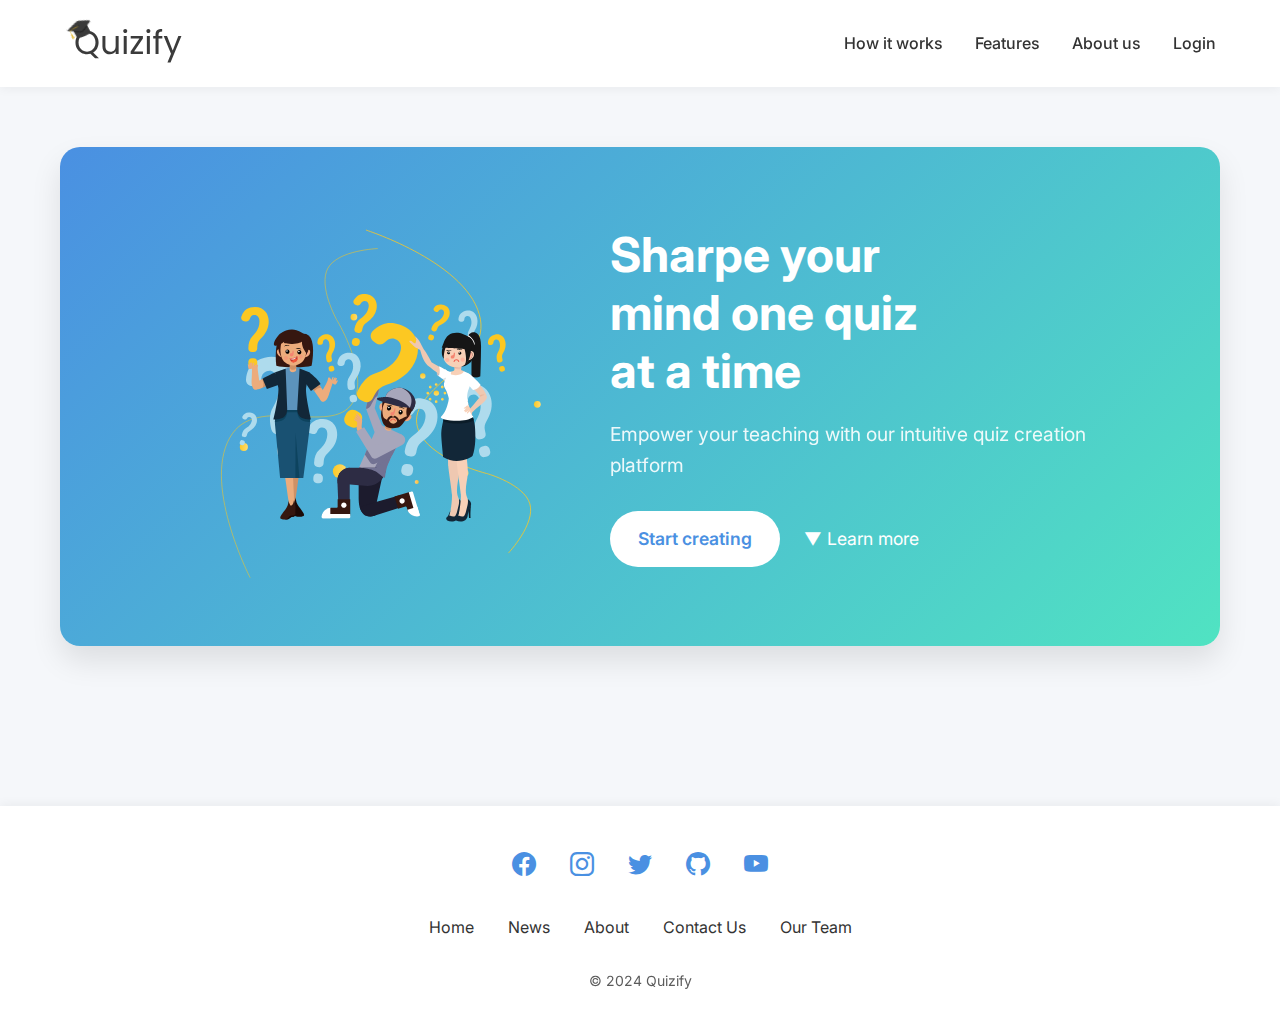
<file: index.html>
<!DOCTYPE html>
<html lang="en">
<head>
    <meta charset="UTF-8">
    <meta name="viewport" content="width=device-width, initial-scale=1.0">
    <title>Quizify - Create and Manage Quizzes</title>
    <link rel="stylesheet" href="https://cdn.jsdelivr.net/npm/bootstrap-icons@1.7.2/font/bootstrap-icons.css">
    <link href="https://fonts.googleapis.com/css2?family=Inter:wght@300;400;500;600;700&display=swap" rel="stylesheet">
    <link rel="stylesheet" href="css/styles.css">
</head>
<body>
    <header>
        <nav>
            <div class="logo">
                <img src="./images/svg/logo.svg" alt="QuizGrad Logo" />
            </div>
            <div class="hamburger">
                <span class="bar"></span>
                <span class="bar"></span>
                <span class="bar"></span>
            </div>
            <ul class="nav-menu">
                <li class="nav-item"><a href="#how-it-works" class="nav-link">How it works</a></li>
                <li class="nav-item"><a href="#features" class="nav-link">Features</a></li>
                <li class="nav-item"><a href="#about-us" class="nav-link">About us</a></li>
                <li class="nav-item"><a href="/pages/authentication/signin.html" class="nav-link">Login</a></li>
            </ul>
        </nav>
    </header>
    <main>
        <div class="hero">
            <div class="hero-image">
                <img src="./images/svg/landing_page_image.svg" alt="Quiz creation illustration" />
            </div>
            <div class="hero-content">
                <h1>Sharpe your <br> mind one quiz <br> at a time</h1>
                <p>Empower your teaching with our intuitive quiz creation platform</p>
                <a href="/pages/authentication/signin.html" class="cta-btn">Start creating</a>
                <a href="#know-more" class="know-more">▼ Learn more</a>
            </div>
            
        </div>
    </main>
    <footer>
        <div class="footer-content">
            <div class="footer-social">
                <a href="#facebook"><i class="bi bi-facebook"></i></a>
                <a href="#instagram"><i class="bi bi-instagram"></i></a>
                <a href="#twitter"><i class="bi bi-twitter"></i></a>
                <a href="#github"><i class="bi bi-github"></i></a>
                <a href="#youtube"><i class="bi bi-youtube"></i></a>
            </div>
        </div>
        <div class="footer-links">
            <a href="#home">Home</a>
            <a href="#news">News</a>
            <a href="#about">About</a>
            <a href="#contact">Contact Us</a>
            <a href="#team">Our Team</a>
        </div>
        <div class="footer-copyright">
            <p>&copy; 2024 Quizify</p>
        </div>
    </footer>
    <script src="js/main.js"></script>
</body>
</html>
</file>
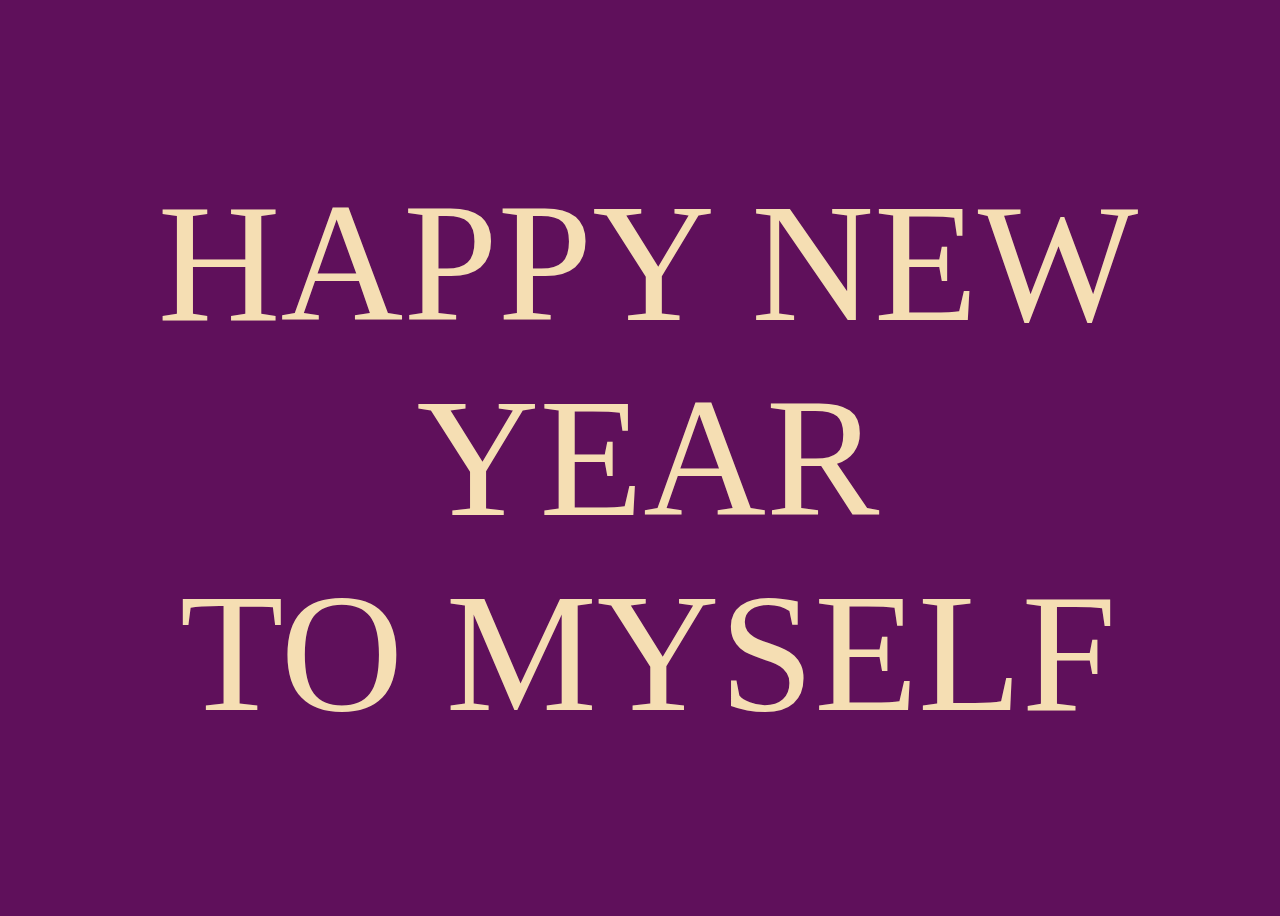
<file: HAPPY.html>
<!DOCTYPE html>
<html lang="en">
<head>
    <meta charset="UTF-8">
    <meta name="viewport" content="width=device-width, initial-scale=1.0">
    <title>Document</title>
    <style>
        body{
            display: flex;
            justify-content: center;
            align-items: center;
            height: 100vh;
            width: 100vw;
            font-size: 170px;
            text-align: center;
            background: rgb(95, 16, 91);
            color: wheat;
        }
    </style>
</head>
<body>
    HAPPY NEW YEAR <br>
    TO MYSELF
    <script>
        
    </script>
</body>
</html>
</file>
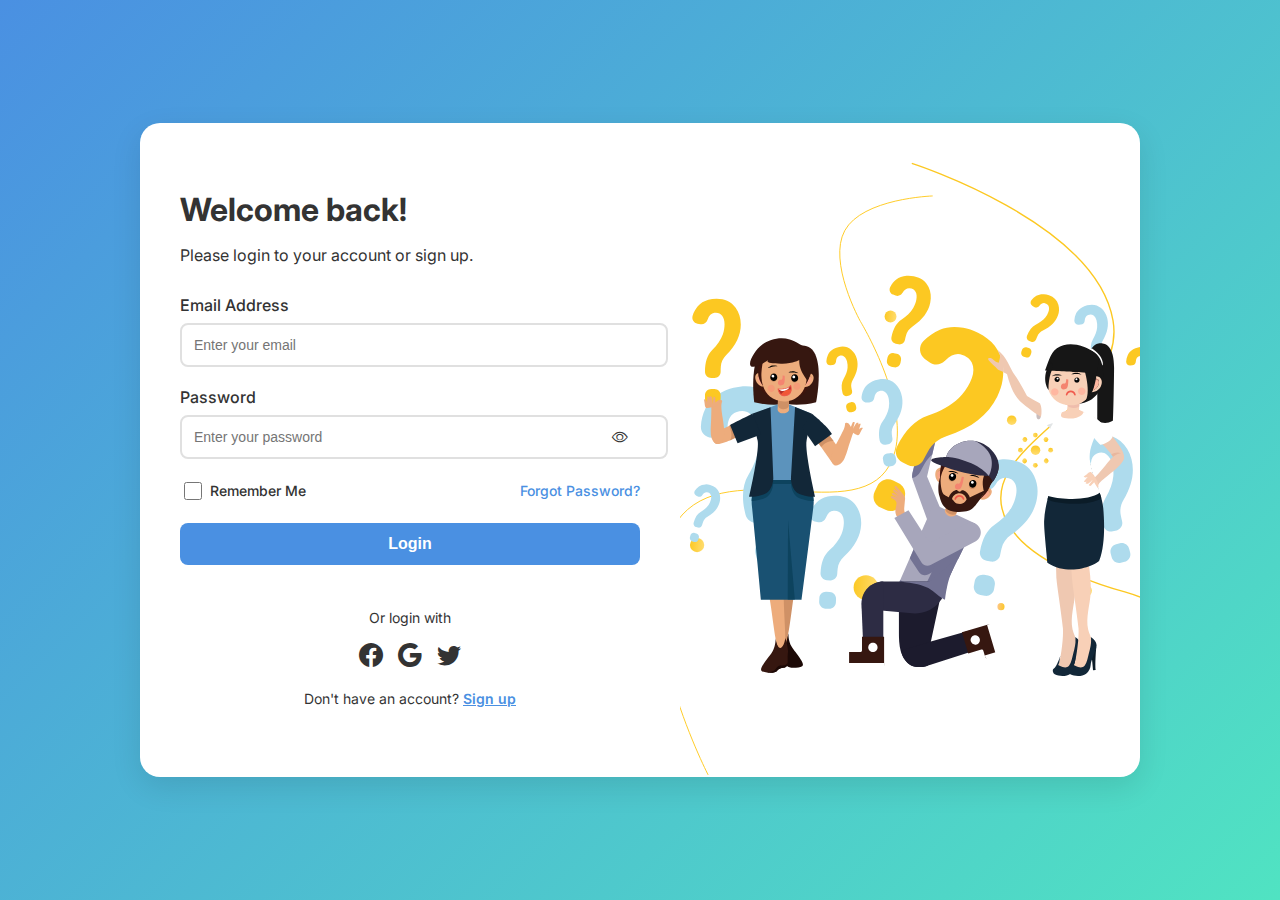
<file: pages/authentication/signin.html>
<!DOCTYPE html>
<html lang="en">
<head>
    <meta charset="UTF-8">
    <meta name="viewport" content="width=device-width, initial-scale=1.0">
    <title>QuizGrad - Login</title>
    <link rel="stylesheet" href="/css/components/authentication/signin.css">
    <link rel="stylesheet" href="https://cdn.jsdelivr.net/npm/bootstrap-icons@1.7.2/font/bootstrap-icons.css">
    <link href="https://fonts.googleapis.com/css2?family=Inter:wght@300;400;500;600;700&display=swap" rel="stylesheet">
</head>
<body>
    <div class="login-container">
        <div class="login-form">
            <h2>Welcome back!</h2>
            <p>Please login to your account or sign up.</p>
            <div id="error-message" class="error-message" style="display: none;"></div>
            <form id="login-form">
                <div class="input-group">
                    <label for="email">Email Address</label>
                    <input type="email" id="email" name="email" required placeholder="Enter your email">
                </div>
                <div class="input-group">
                    <label for="password">Password</label>
                    <input type="password" id="password" name="password" required placeholder="Enter your password">
                    <i class="bi bi-eye password-toggle" id="togglePassword"></i>
                </div>
                <div class="options">
                    <div class="remember-me">
                        <input type="checkbox" id="remember" name="remember">
                        <label for="remember">Remember Me</label>
                    </div>
                    <a href="#">Forgot Password?</a>
                </div>
                <button type="submit" class="btn">Login</button>
            </form>
            <div class="social-login">
                <p>Or login with</p>
                <div class="social-icons">
                    <a href="#"><i class="bi bi-facebook"></i></a>
                    <a href="#"><i class="bi bi-google"></i></a>
                    <a href="#"><i class="bi bi-twitter"></i></a>
                </div>
            </div>
            <p style="text-align: center; margin-top: 20px; font-size: 14px;">
                Don't have an account? <a href="signup.html " style="color: var(--primary-color); font-weight: 600;">Sign up</a>
            </p>
        </div>
        <div class="login-image"></div>
    </div>
    <script>
        const togglePassword = document.querySelector('#togglePassword');
        const password = document.querySelector('#password');

        togglePassword.addEventListener('click', function (e) {
            const type = password.getAttribute('type') === 'password' ? 'text' : 'password';
            password.setAttribute('type', type);
            this.classList.toggle('bi-eye');
            this.classList.toggle('bi-eye-slash');
        });
    </script>
    <script src="/js/apis/authentication/signin.js"></script>
</body>
</html>
</file>
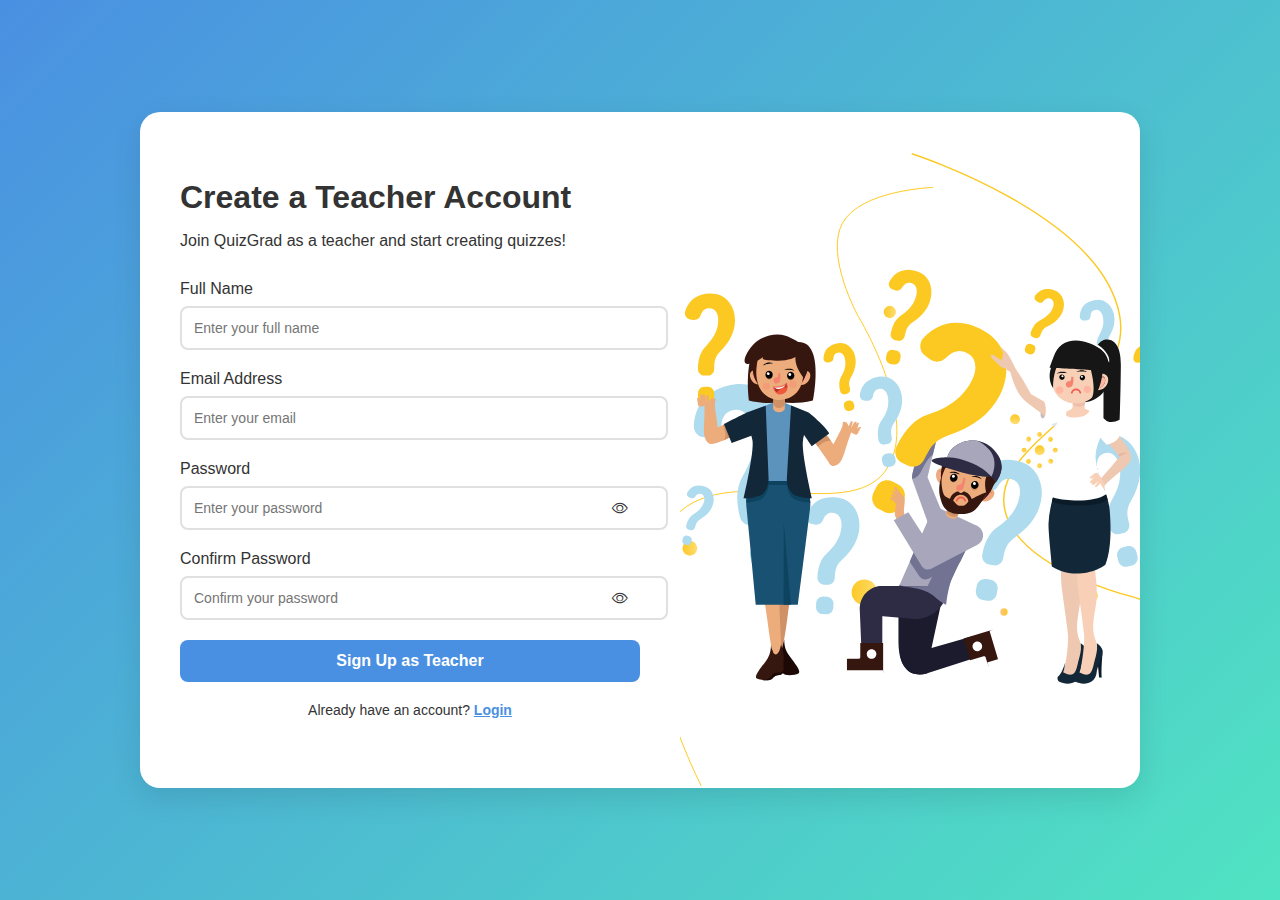
<file: pages/authentication/signup.html>
<!DOCTYPE html>
<html lang="en">
<head>
    <meta charset="UTF-8">
    <meta name="viewport" content="width=device-width, initial-scale=1.0">
    <title>Quizify - Teacher Registration</title>
    <link rel="stylesheet" href="/css/components/authentication/signup.css">
    <link rel="stylesheet" href="https://cdn.jsdelivr.net/npm/bootstrap-icons@1.7.2/font/bootstrap-icons.css">
    <link href="https://fonts.googleapis.com/css2?family=Poppins:wght@300;400;600&display=swap" rel="stylesheet">
</head>
<body>
    <div class="register-container">
        <div class="register-form">
            <h2>Create a Teacher Account</h2>
            <p>Join QuizGrad as a teacher and start creating quizzes!</p>
            <form method="post">
                <div class="input-group">
                    <label for="name">Full Name</label>
                    <input type="text" id="name" name="name" required placeholder="Enter your full name">
                </div>
                <div class="input-group">
                    <label for="email">Email Address</label>
                    <input type="email" id="email" name="email" required placeholder="Enter your email">
                </div>
                <div class="input-group">
                    <label for="password">Password</label>
                    <input type="password" id="password" name="password" required placeholder="Enter your password">
                    <i class="bi bi-eye password-toggle" id="togglePassword"></i>
                </div>
                <div class="input-group">
                    <label for="confirm_password">Confirm Password</label>
                    <input type="password" id="confirm_password" name="confirm_password" required placeholder="Confirm your password">
                    <i class="bi bi-eye password-toggle" id="toggleConfirmPassword"></i>
                </div>
                <input type="hidden" name="role" value="teacher">
                <button type="submit" class="btn">Sign Up as Teacher</button>
            </form>
            <p style="text-align: center; margin-top: 20px; font-size: 14px;">
                Already have an account? <a href="signin.html" style="color: #4a90e2; font-weight: 600;">Login</a>
            </p>
        </div>
        <div class="register-image"></div>
    </div>
    <script>
        const togglePassword = document.querySelector('#togglePassword');
        const password = document.querySelector('#password');
        const toggleConfirmPassword = document.querySelector('#toggleConfirmPassword');
        const confirmPassword = document.querySelector('#confirm_password');

        togglePassword.addEventListener('click', function (e) {
            const type = password.getAttribute('type') === 'password' ? 'text' : 'password';
            password.setAttribute('type', type);
            this.classList.toggle('bi-eye');
            this.classList.toggle('bi-eye-slash');
        });

        toggleConfirmPassword.addEventListener('click', function (e) {
            const type = confirmPassword.getAttribute('type') === 'password' ? 'text' : 'password';
            confirmPassword.setAttribute('type', type);
            this.classList.toggle('bi-eye');
            this.classList.toggle('bi-eye-slash');
        });
    </script>
    <script src="/js/apis/authentication/signup.js"></script>
</body>
</html>
</file>
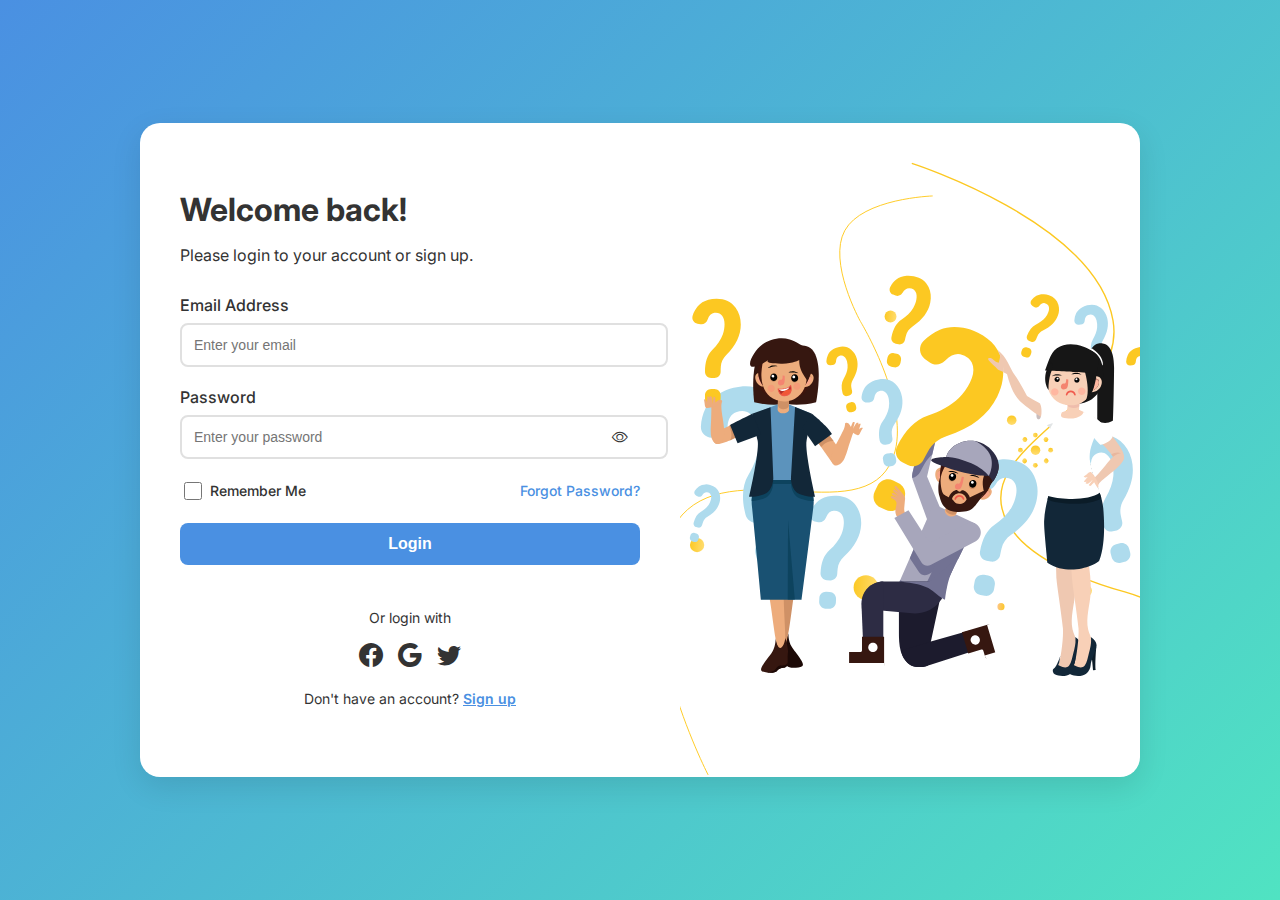
<file: pages/dashboard/dashboard.html>
<!DOCTYPE html>
<html lang="en">
  <head>
    <meta charset="UTF-8" />
    <meta name="viewport" content="width=device-width, initial-scale=1.0" />
    <title>Teacher Dashboard - Quizify</title>
    <link
      rel="stylesheet"
      href="https://cdn.jsdelivr.net/npm/bootstrap-icons@1.7.2/font/bootstrap-icons.css"
    />
    <link
      href="https://fonts.googleapis.com/css2?family=Inter:wght@300;400;500;600;700&display=swap"
      rel="stylesheet"
    />
    <link rel="stylesheet" href="/css/components/dashboard/dashboard.css" />
  </head>
  <body>
    <header>
      <nav>
        <div class="logo">
          <img src="/images/svg/logo.svg" alt="QuizGrad Logo" />
        </div>
        <ul class="nav-menu">
          <li class="nav-item">
            <a href="#dashboard" class="nav-link">Dashboard</a>
          </li>
          <li class="nav-item">
            <a href="#quizzes" class="nav-link">My Quizzes</a>
          </li>
          <li class="nav-item">
            <a href="#profile" class="nav-link">Profile</a>
          </li>
          <li class="nav-item">
            <a href="#" id="logout-button" class="nav-link">Logout</a>
          </li>
        </ul>
        <div class="hamburger">
          <span class="bar"></span>
          <span class="bar"></span>
          <span class="bar"></span>
        </div>
      </nav>
    </header>
    <main>
      <div class="dashboard-header">
        <h1>Welcome, <span id="teacher-name"></span>!</h1>
        <p>Manage your quizzes and track student progress</p>
      </div>
      <div class="dashboard-content">
        <div class="teacher-info">
          <h2>Teacher Information</h2>
          <p><strong>Name:</strong> <span id="teacher-full-name"></span></p>
          <p><strong>Email:</strong> <span id="teacher-email"></span></p>
          <a href="/pages/dashboard/createQuiz/createQuiz.html" class="btn">Create New Quiz</a>
        </div>
        <div class="quiz-list">
          <h2>Your Quizzes</h2>
          <div id="quiz-table-container">
            <table>
              <thead>
                <tr>
                  <th>Quiz Name</th>
                  <th>Date Created</th>
                  <th>Actions</th>
                </tr>
              </thead>
              <tbody id="quiz-list-body">
                <!-- Quiz items will be dynamically inserted here -->
              </tbody>
            </table>
          </div>
        </div>
      </div>
    </main>
    <footer>
      <div class="footer-content">
        <div class="footer-social">
          <a href="#facebook"><i class="bi bi-facebook"></i></a>
          <a href="#instagram"><i class="bi bi-instagram"></i></a>
          <a href="#twitter"><i class="bi bi-twitter"></i></a>
          <a href="#github"><i class="bi bi-github"></i></a>
          <a href="#youtube"><i class="bi bi-youtube"></i></a>
        </div>
      </div>
      <div class="footer-links">
        <a href="#home">Home</a>
        <a href="#news">News</a>
        <a href="#about">About</a>
        <a href="#contact">Contact Us</a>
        <a href="#team">Our Team</a>
      </div>
      <div class="footer-copyright">
        <p>&copy; 2024 Quizify</p>
      </div>
    </footer>
    <script src="/js/apis/dashboard/dashboard.js"></script>
    <script>
      const hamburger = document.querySelector(".hamburger");
      const navMenu = document.querySelector(".nav-menu");

      hamburger.addEventListener("click", mobileMenu);

      function mobileMenu() {
        hamburger.classList.toggle("active");
        navMenu.classList.toggle("active");
      }

      const navLink = document.querySelectorAll(".nav-link");

      navLink.forEach((n) => n.addEventListener("click", closeMenu));

      function closeMenu() {
        hamburger.classList.remove("active");
        navMenu.classList.remove("active");
      }
    </script>
  </body>
</html>
</file>
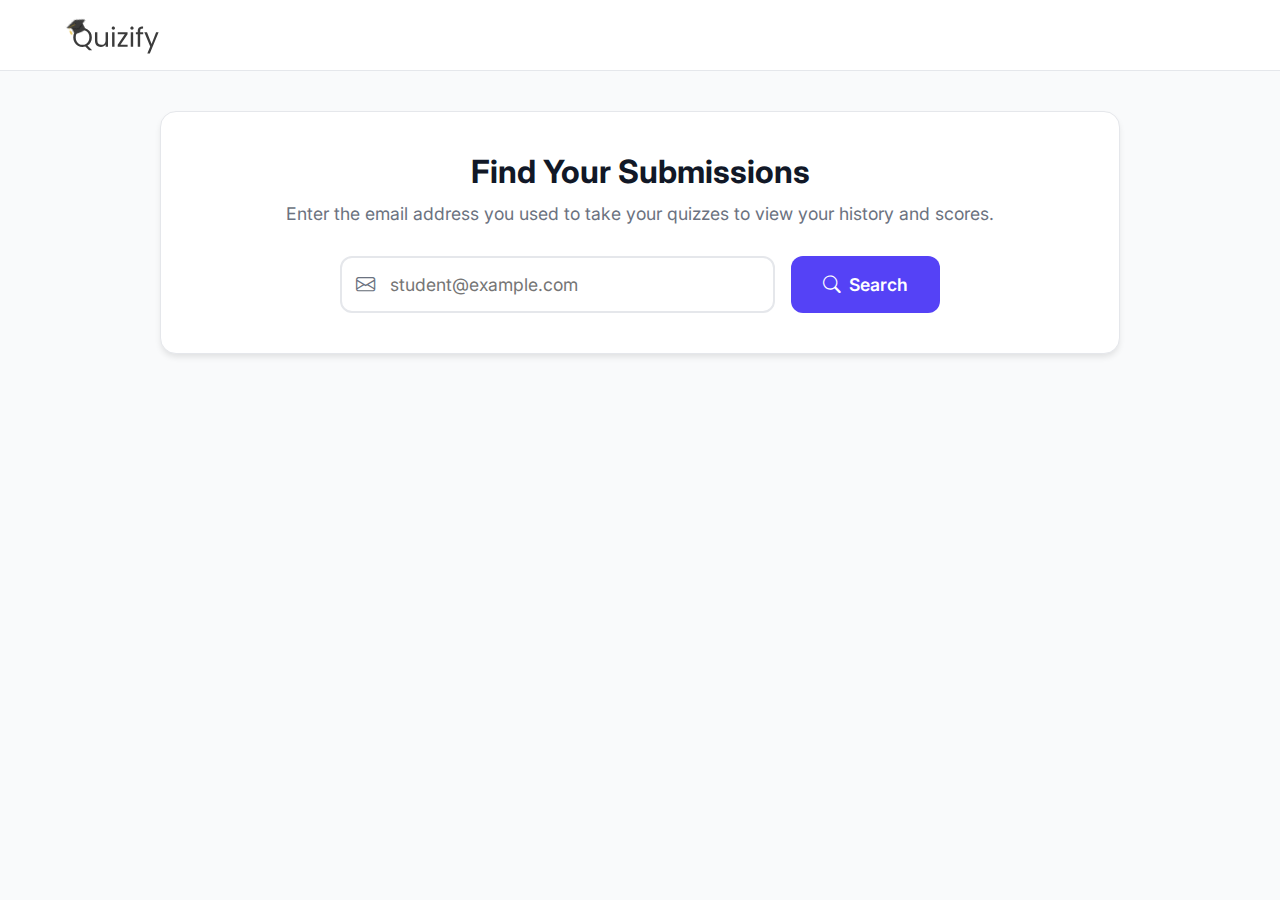
<file: pages/student/student.html>
<!DOCTYPE html>
<html lang="en">
<head>
  <meta charset="UTF-8" />
  <meta name="viewport" content="width=device-width, initial-scale=1.0" />
  <title>Student Portal - Quizify</title>
  
  <link href="https://fonts.googleapis.com/css2?family=Inter:wght@400;500;600;700;800&display=swap" rel="stylesheet" />
  <link rel="stylesheet" href="https://cdn.jsdelivr.net/npm/bootstrap-icons@1.10.5/font/bootstrap-icons.css" />

  <style>
    /* --- CSS Variables (Matching Premium UI) --- */
    :root {
      --bg-color: #f9fafb;
      --surface-color: #ffffff;
      --text-main: #111827;
      --text-muted: #6b7280;
      --border-color: #e5e7eb;
      --primary-purple: #5542F6;
      --primary-hover: #4836d4;
      --danger-red: #ef4444;
      --success-green: #10b981;
      --warning-yellow: #f59e0b;
    }

    * { box-sizing: border-box; margin: 0; padding: 0; font-family: 'Inter', sans-serif; }
    body { background-color: var(--bg-color); color: var(--text-main); min-height: 100vh; display: flex; flex-direction: column; }

    /* --- Navbar --- */
    .navbar { background-color: var(--surface-color); padding: 16px 5%; border-bottom: 1px solid var(--border-color); display: flex; justify-content: space-between; align-items: center; position: sticky; top: 0; z-index: 100; }
    .brand { font-size: 1.5rem; font-weight: 800; color: var(--primary-purple); text-decoration: none; display: flex; align-items: center; gap: 8px; }

    /* --- Main Container --- */
    .container { max-width: 1000px; margin: 40px auto; padding: 0 20px; flex: 1; width: 100%; }

    /* --- Search Section --- */
    .search-card { background: var(--surface-color); border-radius: 16px; padding: 40px; box-shadow: 0 4px 6px -1px rgba(0, 0, 0, 0.1); text-align: center; margin-bottom: 32px; border: 1px solid var(--border-color); }
    .search-card h1 { font-size: 2rem; color: var(--text-main); margin-bottom: 12px; font-weight: 700; }
    .search-card p { color: var(--text-muted); margin-bottom: 32px; font-size: 1.1rem; }
    
    .search-form { display: flex; gap: 16px; max-width: 600px; margin: 0 auto; }
    .search-input-group { flex: 1; position: relative; }
    .search-input-group i { position: absolute; left: 16px; top: 50%; transform: translateY(-50%); color: var(--text-muted); font-size: 1.2rem; }
    .search-input { width: 100%; padding: 16px 16px 16px 48px; border: 2px solid var(--border-color); border-radius: 12px; font-size: 1.1rem; outline: none; transition: all 0.2s; }
    .search-input:focus { border-color: var(--primary-purple); box-shadow: 0 0 0 3px rgba(85, 66, 246, 0.1); }
    
    .btn-search { background: var(--primary-purple); color: white; border: none; padding: 0 32px; border-radius: 12px; font-size: 1.1rem; font-weight: 600; cursor: pointer; transition: all 0.2s; display: flex; align-items: center; gap: 8px; }
    .btn-search:hover:not(:disabled) { background: var(--primary-hover); transform: translateY(-2px); }
    .btn-search:disabled { opacity: 0.7; cursor: not-allowed; }

    /* --- Results Section --- */
    #results-section { display: none; animation: fadeIn 0.4s ease-out; }
    @keyframes fadeIn { from { opacity: 0; transform: translateY(10px); } to { opacity: 1; transform: translateY(0); } }

    .student-header { display: flex; align-items: center; gap: 16px; margin-bottom: 32px; padding: 24px; background: var(--surface-color); border-radius: 12px; border: 1px solid var(--border-color); }
    .student-avatar { width: 64px; height: 64px; background: #f3f4f6; border-radius: 50%; display: flex; align-items: center; justify-content: center; font-size: 2rem; color: var(--primary-purple); }
    .student-info h2 { font-size: 1.5rem; margin-bottom: 4px; }
    .student-info p { color: var(--text-muted); }

    /* Stats Grid */
    .stats-grid { display: grid; grid-template-columns: repeat(auto-fit, minmax(200px, 1fr)); gap: 24px; margin-bottom: 32px; }
    .stat-card { background: var(--surface-color); padding: 24px; border-radius: 12px; border: 1px solid var(--border-color); box-shadow: 0 1px 3px rgba(0,0,0,0.05); }
    .stat-card h3 { font-size: 0.85rem; color: var(--text-muted); text-transform: uppercase; letter-spacing: 0.05em; margin-bottom: 8px; }
    .stat-card .value { font-size: 2rem; font-weight: 700; color: var(--text-main); }

    /* Submissions Table */
    .table-card { background: var(--surface-color); border-radius: 12px; border: 1px solid var(--border-color); box-shadow: 0 1px 3px rgba(0,0,0,0.05); overflow: hidden; }
    .table-header { padding: 24px; border-bottom: 1px solid var(--border-color); }
    .table-header h3 { font-size: 1.25rem; display: flex; align-items: center; gap: 8px; }
    
    .table-container { overflow-x: auto; }
    table { width: 100%; border-collapse: collapse; text-align: left; }
    th { padding: 16px 24px; background: #f9fafb; color: var(--text-muted); font-size: 0.85rem; font-weight: 600; text-transform: uppercase; border-bottom: 1px solid var(--border-color); }
    td { padding: 16px 24px; border-bottom: 1px solid var(--border-color); vertical-align: middle; }
    tr.main-row:hover td { background-color: #f9fafb; }
    tr:last-child td { border-bottom: none; }

    .score-badge { padding: 6px 12px; border-radius: 20px; font-weight: 600; font-size: 0.9rem; display: inline-flex; align-items: center; gap: 4px; }
    .score-excellent { background: #d1fae5; color: #065f46; }
    .score-average { background: #fef3c7; color: #92400e; }
    .score-poor { background: #fee2e2; color: #991b1b; }

    .btn-view { padding: 8px 16px; background: transparent; border: 1px solid var(--border-color); border-radius: 6px; font-weight: 600; color: var(--text-main); cursor: pointer; transition: all 0.2s; }
    .btn-view:hover { background: #f3f4f6; }

    /* Expandable Details */
    .details-row { display: none; background: #f9fafb; }
    .details-row.show { display: table-row; }
    .details-content { padding: 24px; }
    
    .q-item { background: white; padding: 16px; border-radius: 8px; border: 1px solid var(--border-color); margin-bottom: 12px; border-left: 4px solid var(--border-color); }
    .q-item:last-child { margin-bottom: 0; }
    .q-item.correct { border-left-color: var(--success-green); }
    .q-item.incorrect { border-left-color: var(--danger-red); }
    
    .q-text { font-weight: 600; margin-bottom: 8px; font-size: 1.05rem; }
    .q-ans { font-size: 0.95rem; color: var(--text-muted); }
    .q-ans strong { color: var(--text-main); }
    .q-ans .correct-text { color: var(--success-green); }

    .empty-state { text-align: center; padding: 60px 20px; }
    .empty-state i { font-size: 4rem; color: var(--border-color); margin-bottom: 16px; display: block; }
    .empty-state h3 { font-size: 1.5rem; margin-bottom: 8px; }
    .empty-state p { color: var(--text-muted); }

    /* --- Responsive --- */
    @media (max-width: 768px) {
      .search-form { flex-direction: column; }
      .btn-search { padding: 16px; justify-content: center; }
      .search-card { padding: 24px; }
      .stats-grid { grid-template-columns: 1fr; }
      th, td { padding: 12px 16px; }
    }
  </style>
</head>
<body>

  <nav class="navbar">
    <a href="#" class="brand"><img src="./../../images/svg/logo.svg" alt="QuizGrad Logo" /></a>
  </nav>

  <div class="container">
    
    <div class="search-card">
      <h1>Find Your Submissions</h1>
      <p>Enter the email address you used to take your quizzes to view your history and scores.</p>
      
      <form class="search-form" id="search-form">
        <div class="search-input-group">
          <i class="bi bi-envelope"></i>
          <input type="email" id="email-input" class="search-input" placeholder="student@example.com" required>
        </div>
        <button type="submit" class="btn-search" id="btn-search">
          <i class="bi bi-search"></i> Search
        </button>
      </form>
    </div>

    <div id="results-section">
      
      <div class="student-header">
        <div class="student-avatar"><i class="bi bi-person-fill"></i></div>
        <div class="student-info">
          <h2 id="student-name">Student Name</h2>
          <p id="student-email">student@example.com</p>
        </div>
      </div>

      <div class="stats-grid">
        <div class="stat-card">
          <h3>Total Quizzes Taken</h3>
          <div class="value" id="stat-total">0</div>
        </div>
        <div class="stat-card">
          <h3>Average Score</h3>
          <div class="value" id="stat-avg">0%</div>
        </div>
        <div class="stat-card">
          <h3>Highest Score</h3>
          <div class="value" id="stat-high">0%</div>
        </div>
      </div>

      <div class="table-card">
        <div class="table-header">
          <h3><i class="bi bi-journal-text"></i> Quiz History</h3>
        </div>
        <div class="table-container">
          <table>
            <thead>
              <tr>
                <th>Quiz Name</th>
                <th>Date Taken</th>
                <th>Score</th>
                <th>Action</th>
              </tr>
            </thead>
            <tbody id="table-body">
              </tbody>
          </table>
        </div>
      </div>

    </div>

    <div id="empty-state" class="empty-state" style="display: none;">
      <i class="bi bi-search"></i>
      <h3 id="empty-title">No records found</h3>
      <p id="empty-msg">We couldn't find any quiz submissions associated with that email address.</p>
    </div>

  </div>

  <script>
    const API_BASE_URL = "https://quizify-backend-theta.vercel.app";

    document.getElementById('search-form').addEventListener('submit', async (e) => {
      e.preventDefault();
      
      const email = document.getElementById('email-input').value.trim();
      const btn = document.getElementById('btn-search');
      const resultsSection = document.getElementById('results-section');
      const emptyState = document.getElementById('empty-state');

      // UI Loading State
      btn.disabled = true;
      btn.innerHTML = `<i class="bi bi-arrow-repeat"></i> Searching...`;
      resultsSection.style.display = 'none';
      emptyState.style.display = 'none';

      try {
        const response = await fetch(`${API_BASE_URL}/student-submissions/${encodeURIComponent(email)}`);
        
        if (!response.ok) {
            if (response.status === 404) throw new Error("No records found.");
            throw new Error("Failed to fetch records.");
        }

        const data = await response.json();
        const submissions = data.submissions;

        if (!submissions || submissions.length === 0) throw new Error("No records found.");

        renderDashboard(submissions, email);
        
      } catch (error) {
        emptyState.style.display = 'block';
        if (error.message === "No records found.") {
            document.getElementById('empty-title').textContent = "No records found";
            document.getElementById('empty-msg').textContent = `We couldn't find any quiz submissions for ${email}.`;
        } else {
            document.getElementById('empty-title').textContent = "Connection Error";
            document.getElementById('empty-msg').textContent = "Failed to communicate with the server. Please try again.";
        }
      } finally {
        // Reset button
        btn.disabled = false;
        btn.innerHTML = `<i class="bi bi-search"></i> Search`;
      }
    });

    function renderDashboard(submissions, email) {
      // 1. Set Header Info
      // Get the name from the most recent submission
      submissions.sort((a, b) => new Date(b.submittedAt) - new Date(a.submittedAt));
      const latestSub = submissions[0];
      document.getElementById('student-name').textContent = latestSub.userDetails.name || "Student";
      document.getElementById('student-email').textContent = email;

      // 2. Calculate Stats
      const totalQuizzes = submissions.length;
      let totalPercentage = 0;
      let highestScore = 0;

      submissions.forEach(sub => {
          const perc = sub.score.percentage;
          totalPercentage += perc;
          if (perc > highestScore) highestScore = perc;
      });

      document.getElementById('stat-total').textContent = totalQuizzes;
      document.getElementById('stat-avg').textContent = (totalPercentage / totalQuizzes).toFixed(1) + "%";
      document.getElementById('stat-high').textContent = highestScore.toFixed(1) + "%";

      // 3. Render Table
      const tbody = document.getElementById('table-body');
      tbody.innerHTML = '';

      submissions.forEach((sub, index) => {
          const perc = sub.score.percentage;
          
          // Badge Styling
          let badgeClass = 'score-poor';
          let icon = 'bi-x-circle';
          if (perc >= 80) { badgeClass = 'score-excellent'; icon = 'bi-patch-check'; }
          else if (perc >= 60) { badgeClass = 'score-average'; icon = 'bi-check-circle'; }

          // Main Row
          const tr = document.createElement('tr');
          tr.className = 'main-row';
          tr.innerHTML = `
            <td><strong>${sub.description || 'Untitled Quiz'}</strong></td>
            <td>${new Date(sub.submittedAt).toLocaleDateString(undefined, { year: 'numeric', month: 'short', day: 'numeric', hour: '2-digit', minute:'2-digit' })}</td>
            <td>
                <span class="score-badge ${badgeClass}"><i class="bi ${icon}"></i> ${perc.toFixed(1)}%</span>
                <span style="color:var(--text-muted); font-size:0.85rem; margin-left:8px;">(${sub.score.obtainedMarks}/${sub.score.totalMarks})</span>
            </td>
            <td><button class="btn-view" onclick="toggleDetails('details-${index}')">Review <i class="bi bi-chevron-down"></i></button></td>
          `;

          // Details Row
          const trDetails = document.createElement('tr');
          trDetails.id = `details-${index}`;
          trDetails.className = 'details-row';

          // Build Questions Breakdown
          const questionsHtml = sub.questions.map(q => `
            <div class="q-item ${q.isCorrect ? 'correct' : 'incorrect'}">
                <div class="q-text">Q${q.questionNumber}: ${q.questionText}</div>
                <div class="q-ans">
                    <div>Your Answer: <strong>${Array.isArray(q.userAnswer) ? q.userAnswer.join(', ') : q.userAnswer}</strong></div>
                    ${!q.isCorrect ? `<div>Correct Answer: <strong class="correct-text">${Array.isArray(q.correctAnswer) ? q.correctAnswer.join(', ') : q.correctAnswer}</strong></div>` : ''}
                </div>
            </div>
          `).join('');

          trDetails.innerHTML = `
            <td colspan="4" style="padding: 0;">
                <div class="details-content">
                    <h4 style="margin-bottom: 16px; color: var(--text-main);">Question Breakdown</h4>
                    ${questionsHtml}
                </div>
            </td>
          `;

          tbody.appendChild(tr);
          tbody.appendChild(trDetails);
      });

      // Show Section
      document.getElementById('results-section').style.display = 'block';
    }

    function toggleDetails(id) {
        const row = document.getElementById(id);
        const isShowing = row.classList.contains('show');
        
        // Close all other rows (optional accordion behavior)
        document.querySelectorAll('.details-row').forEach(r => r.classList.remove('show'));
        
        if (!isShowing) {
            row.classList.add('show');
        }
    }
  </script>
</body>
</html>
</file>
<file: css/styles.css>
:root {
    --primary-color: #4A90E2;
    --secondary-color: #50E3C2;
    --background-color: #F5F7FA;
    --text-color: #333;
    --card-bg-color: #ffffff;
}

* {
    margin: 0;
    padding: 0;
    box-sizing: border-box;
}

html, body {
    height: 100%;
    width: 100%;
}

body {
    font-family: 'Inter', sans-serif;
    line-height: 1.6;
    color: var(--text-color);
    background-color: var(--background-color);
    display: flex;
    flex-direction: column;
}

header {
    padding: 16px 5%;
    background-color: var(--card-bg-color);
    box-shadow: 0 2px 10px rgba(0, 0, 0, 0.05);
    position: sticky;
    top: 0;
    z-index: 1000;
}

nav {
    display: flex;
    justify-content: space-between;
    align-items: center;
    max-width: 1200px;
    margin: 0 auto;
}

.logo img {
    width: 180px;
    transition: transform 0.3s ease;
}

.logo img:hover {
    transform: scale(1.05);
}

.nav-menu {
    display: flex;
    list-style: none;
}

.nav-item {
    margin-left: 32px;
}

.nav-link {
    text-decoration: none;
    color: var(--text-color);
    font-weight: 500;
    transition: color 0.3s ease;
    position: relative;
}

.nav-link::after {
    content: '';
    position: absolute;
    width: 0;
    height: 2px;
    bottom: -5px;
    left: 0;
    background-color: var(--primary-color);
    transition: width 0.3s ease;
}

.nav-link:hover::after {
    width: 100%;
}

main {
    flex: 1;
    display: flex;
    flex-direction: column;
    max-width: 1200px;
    width: 100%;
    margin: 0 auto;
    padding: 60px 20px;
}

.hero {
    background: linear-gradient(135deg, var(--primary-color), var(--secondary-color));
    color: #fff;
    padding: 60px;
    border-radius: 20px;
    margin-bottom: 40px;
    text-align: center;
    box-shadow: 0 15px 30px rgba(0, 0, 0, 0.1);
    display: flex;
    justify-content: space-between;
    align-items: center;
    flex-wrap: wrap;
    animation: fadeIn 1s ease-out;
}

@keyframes fadeIn {
    from { opacity: 0; transform: translateY(20px); }
    to { opacity: 1; transform: translateY(0); }
}

.hero-content {
    flex: 1;
    min-width: 300px;
    text-align: left;
    padding-right: 60px;
}

.hero-content h1 {
    font-size: 3em;
    margin-bottom: 20px;
    font-weight: 700;
    line-height: 1.2;
    animation: slideInLeft 1s ease-out;
}

@keyframes slideInLeft {
    from { opacity: 0; transform: translateX(-50px); }
    to { opacity: 1; transform: translateX(0); }
}

.hero-content p {
    font-size: 1.2em;
    margin-bottom: 30px;
    opacity: 0.9;
    color: #ffffff;
    animation: slideInLeft 1s ease-out 0.2s;
    animation-fill-mode: both;
}

.cta-btn {
    display: inline-block;
    background-color: #fff;
    color: var(--primary-color);
    padding: 14px 28px;
    text-decoration: none;
    border-radius: 30px;
    transition: all 0.3s ease;
    font-weight: 600;
    border: none;
    cursor: pointer;
    text-align: center;
    font-size: 1.1em;
    animation: fadeIn 1s ease-out 0.4s;
    animation-fill-mode: both;
}

.cta-btn:hover {
    background-color: var(--secondary-color);
    color: #fff;
    transform: translateY(-2px);
    box-shadow: 0 5px 15px rgba(0,0,0,0.2);
}

.know-more {
    display: inline-block;
    color: #fff;
    text-decoration: none;
    margin-left: 20px;
    transition: color 0.3s ease;
    font-size: 1.1em;
    animation: fadeIn 1s ease-out 0.6s;
    animation-fill-mode: both;
}

.know-more:hover {
    color: var(--secondary-color);
}

.hero-image {
    flex: 1;
    min-width: 300px;
    text-align: center;
    animation: slideInRight 1s ease-out;
}

@keyframes slideInRight {
    from { opacity: 0; transform: translateX(50px); }
    to { opacity: 1; transform: translateX(0); }
}

.hero-image img {
    max-width: 100%;
    height: auto;
    transition: transform 0.3s ease;
}

.hero-image img:hover {
    transform: scale(1.05);
}

footer {
    background-color: var(--card-bg-color);
    color: var(--text-color);
    padding: 40px 5%;
    text-align: center;
    margin-top: 60px;
    box-shadow: 0 -2px 10px rgba(0, 0, 0, 0.05);
}

.footer-content {
    display: flex;
    justify-content: center;
    align-items: center;
    flex-wrap: wrap;
    margin-bottom: 30px;
}

.footer-social a {
    color: var(--primary-color);
    text-decoration: none;
    margin: 0 15px;
    font-size: 24px;
    transition: color 0.3s ease, transform 0.3s ease;
}

.footer-social a:hover {
    color: var(--secondary-color);
    transform: scale(1.2);
}

.footer-links {
    margin-top: 30px;
    font-size: 16px;
}

.footer-links a {
    color: var(--text-color);
    text-decoration: none;
    margin: 0 15px;
    transition: color 0.3s ease;
}

.footer-links a:hover {
    color: var(--primary-color);
}

.footer-copyright {
    margin-top: 30px;
    font-size: 14px;
    opacity: 0.8;
}

.hamburger {
    display: none;
    cursor: pointer;
}

.bar {
    display: block;
    width: 25px;
    height: 3px;
    margin: 5px auto;
    -webkit-transition: all 0.3s ease-in-out;
    transition: all 0.3s ease-in-out;
    background-color: var(--text-color);
}

@media screen and (max-width: 1200px) {
    main {
        padding: 40px 20px;
    }

    .hero {
        padding: 40px;
    }
}

@media screen and (max-width: 992px) {
    .hero-content h1 {
        font-size: 2.5em;
    }

    .hero-content p {
        font-size: 1.1em;
    }
}

@media screen and (max-width: 768px) {
    .hamburger {
        display: block;
    }

    .hamburger.active .bar:nth-child(2) {
        opacity: 0;
    }

    .hamburger.active .bar:nth-child(1) {
        transform: translateY(8px) rotate(45deg);
    }

    .hamburger.active .bar:nth-child(3) {
        transform: translateY(-8px) rotate(-45deg);
    }

    .nav-menu {
        position: fixed;
        left: -100%;
        top: 70px;
        gap: 0;
        flex-direction: column;
        background-color: var(--card-bg-color);
        width: 100%;
        text-align: center;
        transition: 0.3s;
        box-shadow: 0 10px 27px rgba(0, 0, 0, 0.05);
    }

    .nav-item {
        margin: 16px 0;
    }

    .nav-menu.active {
        left: 0;
    }

    .hero {
        flex-direction: column;
        text-align: center;
        padding: 40px 20px;
    }
    
    .hero-content {
        padding-right: 0;
        margin-bottom: 40px;
    }

    .hero-content h1 {
        font-size: 2.2em;
    }

    .hero-content p {
        font-size: 1em;
    }

    .cta-btn, .know-more {
        display: block;
        margin: 10px auto;
    }

    .footer-links a {
        display: block;
        margin: 10px 0;
    }
    
    .hero-image {
        margin-top: 30px;
    }
    
    .hero-image img {
        max-width: 80%;
    }
    
    .footer-social a {
        margin: 0 10px;
    }
}

@media screen and (max-width: 480px) {
    .hero-content h1 {
        font-size: 1.8em;
    }
    
    .hero-content p {
        font-size: 0.9em;
    }
    
    .cta-btn {
        padding: 12px 24px;
        font-size: 0.9em;
    }
    
    .footer-links {
        font-size: 14px;
    }
    
    .footer-copyright {
        font-size: 12px;
    }
}
</file>
<file: css/components/authentication/signin.css>
:root {
    --primary-color: #4A90E2;
    --secondary-color: #50E3C2;
    --background-color: #F5F7FA;
    --text-color: #333;
    --card-bg-color: #ffffff;
}

body {
  display: flex;
  justify-content: center;
  align-items: center;
  min-height: 100vh;
  background: linear-gradient(
    135deg,
    var(--primary-color) 0%,
    var(--secondary-color) 100%
  );
  font-family: "Inter", Arial, sans-serif;
  margin: 0;
}

.login-container {
  display: flex;
  width: 80%;
  max-width: 1000px;
  background-color: var(--card-bg-color);
  box-shadow: 0 10px 30px rgba(0, 0, 0, 0.1);
  border-radius: 20px;
  overflow: hidden;
}

.login-form {
  flex: 1;
  padding: 40px;
}

.login-form h2 {
  margin-bottom: 10px;
  color: var(--text-color);
  font-size: 32px;
  font-weight: 700;
}

.login-form p {
  color: var(--text-color);
  margin-bottom: 30px;
  font-size: 16px;
}

.login-form label {
  display: block;
  margin-bottom: 8px;
  color: var(--text-color);
  font-weight: 500;
}

.login-form .input-group {
  position: relative;
  margin-bottom: 20px;
}

.login-form input {
  width: 100%;
  padding: 12px;
  border: 2px solid #e0e0e0;
  border-radius: 8px;
  font-size: 14px;
  transition: all 0.3s ease;
}

.login-form input:focus {
  border-color: var(--primary-color);
  box-shadow: 0 0 0 3px rgba(74, 144, 226, 0.1);
  outline: none;
}

.login-form .password-toggle {
  position: absolute;
  right: 12px;
  top: 70%;
  transform: translateY(-50%);
  cursor: pointer;
  color: var(--text-color);
  z-index: 10;
}

.login-form .btn {
  width: 100%;
  padding: 12px;
  background: var(--primary-color);
  border: none;
  border-radius: 8px;
  color: #fff;
  font-size: 16px;
  font-weight: 600;
  cursor: pointer;
  transition: all 0.3s ease;
}

.login-form .btn:hover {
  background: var(--secondary-color);
  transform: translateY(-2px);
}

.login-form .btn:active {
  transform: translateY(0);
}

.login-form .options {
  display: flex;
  justify-content: space-between;
  align-items: center;
  margin-bottom: 20px;
  font-size: 14px;
}

.login-form .options a {
  color: var(--primary-color);
  text-decoration: none;
  font-weight: 500;
  transition: color 0.3s ease;
}

.login-form .options a:hover {
  color: var(--secondary-color);
}

.login-form .social-login {
  display: flex;
  flex-direction: column;
  align-items: center;
  margin-top: 30px;
}

.login-form .social-login p {
  margin-bottom: 15px;
  font-size: 14px;
}

.login-form .social-icons {
  display: flex;
  gap: 15px;
}

.login-form .social-icons a {
  color: var(--text-color);
  font-size: 24px;
  transition: all 0.3s ease;
}

.login-form .social-icons a:hover {
  color: var(--primary-color);
  transform: scale(1.1);
}

.login-image {
  flex: 1;
  background: url("/images/svg/landing_page_image.svg") no-repeat
    center center;
  background-size: cover;
}

.remember-me {
  display: flex;
  align-items: center;
  margin-bottom: 0;
}

.remember-me input[type="checkbox"] {
  margin-right: 8px;
  width: 18px;
  height: 18px;
  cursor: pointer;
}

.remember-me label {
  cursor: pointer;
  user-select: none;
  margin-bottom: 0;
}

.error-message {
  color: #ff0000;
  margin-bottom: 15px;
  text-align: center;
  font-weight: bold;
}

@media (max-width: 768px) {
  .login-container {
    flex-direction: column;
    width: 90%;
  }

  .login-image {
    display: none;
  }

  .login-form {
    padding: 30px;
  }
}
</file>
<file: css/components/authentication/signup.css>
:root {
    --primary-color: #4A90E2;
    --secondary-color: #50E3C2;
    --background-color: #F5F7FA;
    --text-color: #333;
    --card-bg-color: #ffffff;
}

body {
  display: flex;
  justify-content: center;
  align-items: center;
  min-height: 100vh;
  background: linear-gradient(
    135deg,
    var(--primary-color) 0%,
    var(--secondary-color) 100%
  );
  font-family: "Inter", Arial, sans-serif;
  margin: 0;
}

.register-container {
  display: flex;
  width: 80%;
  max-width: 1000px;
  background-color: var(--card-bg-color);
  box-shadow: 0 10px 30px rgba(0, 0, 0, 0.1);
  border-radius: 20px;
  overflow: hidden;
}

.register-form {
  flex: 1;
  padding: 40px;
}

.register-form h2 {
  margin-bottom: 10px;
  color: var(--text-color);
  font-size: 32px;
  font-weight: 700;
}

.register-form p {
  color: var(--text-color);
  margin-bottom: 30px;
  font-size: 16px;
}

.register-form label {
  display: block;
  margin-bottom: 8px;
  color: var(--text-color);
  font-weight: 500;
}

.register-form .input-group {
  position: relative;
  margin-bottom: 20px;
}

.register-form input {
  width: 100%;
  padding: 12px;
  border: 2px solid #e0e0e0;
  border-radius: 8px;
  font-size: 14px;
  transition: all 0.3s ease;
}

.register-form input:focus {
  border-color: var(--primary-color);
  box-shadow: 0 0 0 3px rgba(74, 144, 226, 0.1);
  outline: none;
}

.register-form .password-toggle {
  position: absolute;
  right: 12px;
  top: 70%;
  transform: translateY(-50%);
  cursor: pointer;
  color: var(--text-color);
  z-index: 10;
}

.register-form .btn {
  width: 100%;
  padding: 12px;
  background: var(--primary-color);
  border: none;
  border-radius: 8px;
  color: #fff;
  font-size: 16px;
  font-weight: 600;
  cursor: pointer;
  transition: all 0.3s ease;
}

.register-form .btn:hover {
  background: var(--secondary-color);
  transform: translateY(-2px);
}

.register-form .btn:active {
  transform: translateY(0);
}

.register-form .options {
  display: flex;
  justify-content: space-between;
  align-items: center;
  margin-bottom: 20px;
  font-size: 14px;
}

.register-form .options a {
  color: var(--primary-color);
  text-decoration: none;
  font-weight: 500;
  transition: color 0.3s ease;
}

.register-form .options a:hover {
  color: var(--secondary-color);
}

.register-form .social-login {
  display: flex;
  flex-direction: column;
  align-items: center;
  margin-top: 30px;
}

.register-form .social-login p {
  margin-bottom: 15px;
  font-size: 14px;
}

.register-form .social-icons {
  display: flex;
  gap: 15px;
}

.register-form .social-icons a {
  color: var(--text-color);
  font-size: 24px;
  transition: all 0.3s ease;
}

.register-form .social-icons a:hover {
  color: var(--primary-color);
  transform: scale(1.1);
}

.register-image {
  flex: 1;
  background: url("/images/svg/landing_page_image.svg") no-repeat
    center center;
  background-size: cover;
}

.remember-me {
  display: flex;
  align-items: center;
  margin-bottom: 0;
}

.remember-me input[type="checkbox"] {
  margin-right: 8px;
  width: 18px;
  height: 18px;
  cursor: pointer;
}

.remember-me label {
  cursor: pointer;
  user-select: none;
  margin-bottom: 0;
}

.error-message {
  color: #ff0000;
  margin-bottom: 15px;
  text-align: center;
  font-weight: bold;
}

@media (max-width: 768px) {
  .register-container {
    flex-direction: column;
    width: 90%;
  }

  .register-image {
    display: none;
  }

  .register-form {
    padding: 30px;
  }
}
</file>
<file: css/components/dashboard/dashboard.css>
:root {
    --primary-color: #3498db;
    --secondary-color: #2ecc71;
    --background-color: #f8f9fa;
    --text-color: #333;
    --card-bg-color: #ffffff;
}

* {
    margin: 0;
    padding: 0;
    box-sizing: border-box;
}

html, body {
    height: 100%;
    width: 100%;
    overflow-x: hidden;
}

body {
    font-family: 'Inter', sans-serif;
    line-height: 1.6;
    color: var(--text-color);
    background-color: var(--background-color);
    display: flex;
    flex-direction: column;
}

header {
    padding: 16px 5%;
    background-color: var(--card-bg-color);
    box-shadow: 0 2px 10px rgba(0, 0, 0, 0.1);
    position: sticky;
    top: 0;
    z-index: 1000;
}

nav {
    display: flex;
    justify-content: space-between;
    align-items: center;
    max-width: 1200px;
    margin: 0 auto;
}

.logo img {
    width: 180px;
    transition: transform 0.3s ease;
}

.logo img:hover {
    transform: scale(1.05);
}

.nav-menu {
    display: flex;
    list-style: none;
}

.nav-item {
    margin-left: 32px;
}

.nav-link {
    text-decoration: none;
    color: var(--text-color);
    font-weight: 500;
    transition: color 0.3s ease;
    position: relative;
}

.nav-link::after {
    content: '';
    position: absolute;
    width: 0;
    height: 2px;
    bottom: -5px;
    left: 0;
    background-color: var(--primary-color);
    transition: width 0.3s ease;
}

.nav-link:hover::after {
    width: 100%;
}

.hamburger {
    display: none;
    cursor: pointer;
}

.hamburger .bar {
    display: block;
    width: 25px;
    height: 3px;
    margin: 5px auto;
    -webkit-transition: all 0.3s ease-in-out;
    transition: all 0.3s ease-in-out;
    background-color: var(--text-color);
}

main {
    flex: 1;
    display: flex;
    flex-direction: column;
    max-width: 1200px;
    margin: 0 auto;
    padding: 40px 20px;
}

.dashboard-header {
    background: linear-gradient(135deg, var(--primary-color), var(--secondary-color));
    color: #fff;
    padding: 40px;
    border-radius: 15px;
    margin-bottom: 30px;
    text-align: center;
    box-shadow: 0 10px 20px rgba(0, 0, 0, 0.1);
}

.dashboard-header h1 {
    font-size: 2.5em;
    margin-bottom: 10px;
    font-weight: 700;
}

.dashboard-content {
    display: grid;
    grid-template-columns: 1fr 2fr;
    gap: 30px;
}

.teacher-info, .quiz-list {
    background-color: var(--card-bg-color);
    border-radius: 15px;
    padding: 30px;
    box-shadow: 0 4px 6px rgba(0,0,0,0.1);
    transition: transform 0.3s ease, box-shadow 0.3s ease;
}

.teacher-info:hover, .quiz-list:hover {
    transform: translateY(-5px);
    box-shadow: 0 6px 12px rgba(0,0,0,0.15);
}

.teacher-info h2, .quiz-list h2 {
    margin-bottom: 20px;
    color: var(--primary-color);
}

.teacher-info p {
    margin-bottom: 15px;
}

.btn {
    display: inline-block;
    background-color: var(--primary-color);
    color: #fff;
    padding: 12px 24px;
    text-decoration: none;
    border-radius: 30px;
    transition: all 0.3s ease;
    font-weight: 600;
    border: none;
    cursor: pointer;
    text-align: center;
}

.btn:hover {
    background-color: var(--secondary-color);
    transform: translateY(-2px);
    box-shadow: 0 4px 8px rgba(0,0,0,0.2);
}

table {
    width: 100%;
    border-collapse: separate;
    border-spacing: 0 10px;
}

th, td {
    padding: 15px;
    text-align: left;
}

th {
    background-color: #f2f2f2;
    color: var(--text-color);
    font-weight: 600;
    border-radius: 8px 8px 0 0;
}

tr {
    background-color: var(--card-bg-color);
    box-shadow: 0 2px 4px rgba(0,0,0,0.1);
    transition: transform 0.3s ease;
    border-radius: 8px;
}

tr:hover {
    transform: scale(1.02);
}

td .btn {
    padding: 8px 16px;
    font-size: 0.9em;
    margin-right: 10px;
}

.btn-delete {
    background-color: #e74c3c;
}

.btn-delete:hover {
    background-color: #c0392b;
}

footer {
    background-color: var(--card-bg-color);
    color: var(--text-color);
    padding: 30px 5%;
    text-align: center;
    margin-top: 40px;
    box-shadow: 0 -2px 10px rgba(0, 0, 0, 0.1);
}

.footer-content {
    display: flex;
    justify-content: center;
    align-items: center;
    flex-wrap: wrap;
    margin-bottom: 20px;
}

.footer-social a {
    color: var(--primary-color);
    text-decoration: none;
    margin: 0 15px;
    font-size: 24px;
    transition: color 0.3s ease;
}

.footer-social a:hover {
    color: var(--secondary-color);
}

.footer-links {
    margin-top: 20px;
    font-size: 14px;
}

.footer-links a {
    color: var(--text-color);
    text-decoration: none;
    margin: 0 15px;
    transition: color 0.3s ease;
}

.footer-links a:hover {
    color: var(--primary-color);
}

.footer-copyright {
    margin-top: 20px;
    font-size: 12px;
    opacity: 0.8;
}

@media screen and (max-width: 768px) {
    .dashboard-content {
        grid-template-columns: 1fr;
    }
    
    .nav-menu {
        position: fixed;
        left: -100%;
        top: 5rem;
        flex-direction: column;
        background-color: var(--card-bg-color);
        width: 100%;
        border-radius: 10px;
        text-align: center;
        transition: 0.3s;
        box-shadow: 0 10px 27px rgba(0, 0, 0, 0.05);
    }

    .nav-menu.active {
        left: 0;
    }

    .nav-item {
        margin: 2.5rem 0;
    }

    .hamburger {
        display: block;
    }

    .hamburger.active .bar:nth-child(2) {
        opacity: 0;
    }

    .hamburger.active .bar:nth-child(1) {
        transform: translateY(8px) rotate(45deg);
    }

    .hamburger.active .bar:nth-child(3) {
        transform: translateY(-8px) rotate(-45deg);
    }

    /* Add these styles for responsive table */
    table, thead, tbody, th, td, tr {
        display: block;
    }

    thead tr {
        position: absolute;
        top: -9999px;
        left: -9999px;
    }

    tr {
        margin-bottom: 15px;
        padding: 10px;
        box-shadow: 0 2px 4px rgba(0,0,0,0.1);
        border-radius: 8px;
    }

    td {
        position: relative;
        padding: 10px 10px 10px 50%;
        text-align: right;
        border: none;
    }

    td:before {
        position: absolute;
        left: 10px;
        width: 45%;
        padding-right: 10px;
        text-align: left;
        font-weight: bold;
        content: attr(data-label);
    }

    /* Adjust button layout for mobile */
    td .btn {
        padding: 6px 12px;
        margin: 5px;
        font-size: 0.8em;
        display: inline-block;
    }

    /* Stack buttons vertically on very small screens */
    @media screen and (max-width: 400px) {
        td .btn {
            display: block;
            width: 100%;
            margin: 5px 0;
        }
    }
}
</file>
